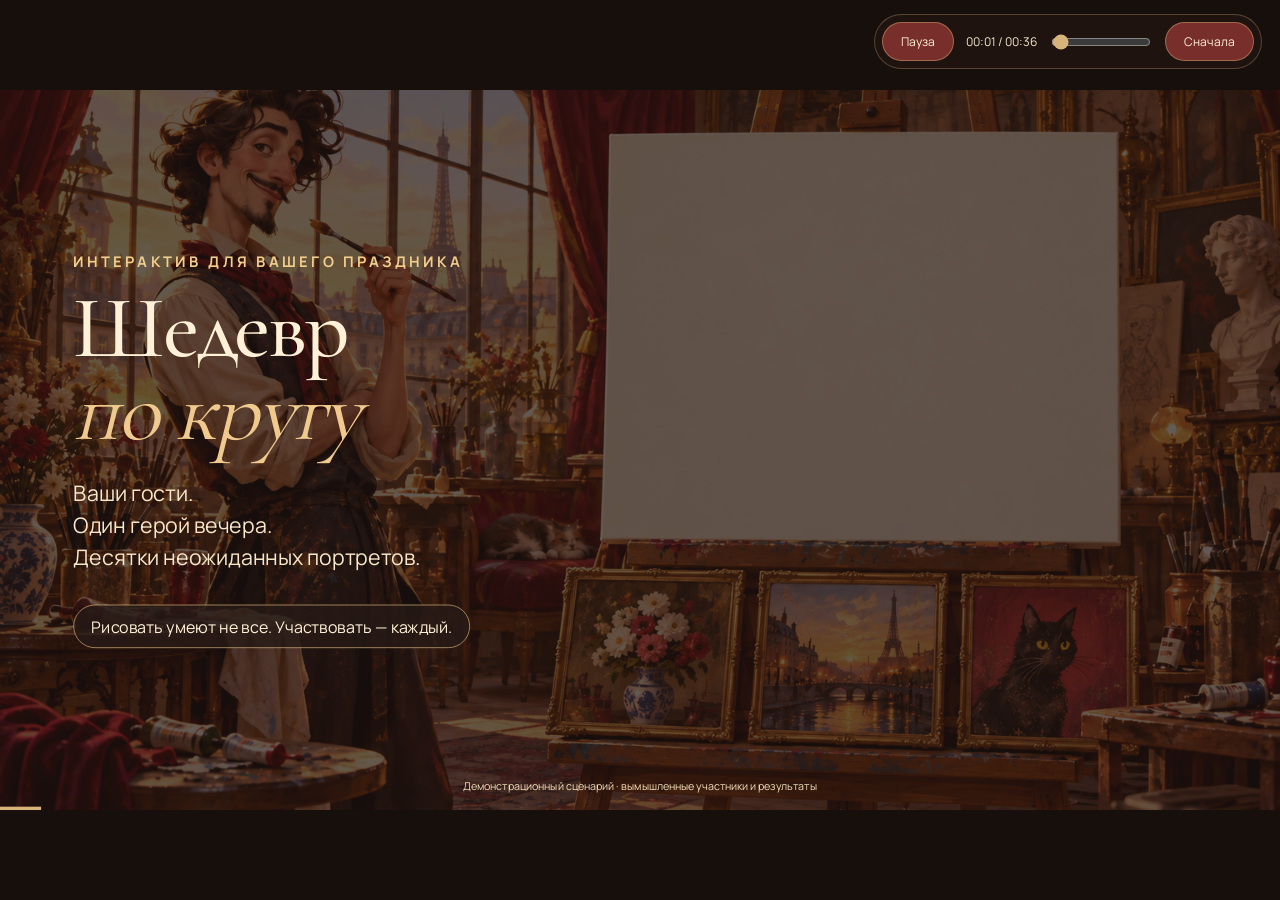
<file: docs/index.html>
<!doctype html><html lang="ru"><head><meta charset="utf-8"><meta name="viewport" content="width=device-width,initial-scale=1"><title>Шедевр по кругу — демонстрация за 36 секунд</title><link rel="stylesheet" href="assets/fonts.css"><script src="assets/gsap.min.js"></script><style>
*{box-sizing:border-box}html,body{margin:0;width:1920px;height:1080px;overflow:hidden;background:#211511;color:#fff1d7;font-family:Manrope,Arial,sans-serif}#main{width:1920px;height:1080px;position:relative;overflow:hidden}.backdrop{position:absolute;inset:0;width:100%;height:100%;object-fit:cover}.shade{position:absolute;inset:0;background:#2115117a}.scene{position:absolute;inset:0;opacity:0}.scene-content{width:100%;height:100%;padding:95px 110px;display:flex;flex-direction:column;gap:22px;justify-content:center}.eyebrow{font-size:22px;letter-spacing:5px;color:#f2cd8b;font-weight:700}h1,h2,p{margin:0}h1,h2,.serif{font-family:'Cormorant Garamond',Georgia,serif;font-weight:500}h1{font-size:132px;line-height:.94;letter-spacing:-3px}h1 em{color:#efc98e;font-weight:400}h2{font-size:90px;line-height:1.02;letter-spacing:-2px}.lead{font-size:32px;line-height:1.5;max-width:740px;color:#f9e7ca}.step{font-size:22px;letter-spacing:3px;color:#d6b47a;font-weight:600}.intro .scene-content{background:#2115116b}.intro .lead{margin-top:15px}.intro .pill{align-self:flex-start;margin-top:25px}.pill{padding:15px 26px;border:1px solid #d6b47a;border-radius:50px;font-size:24px;background:#271a16c9}.layout{flex-direction:row;align-items:center;justify-content:space-between;gap:70px;background:#211511bb}.copy{width:740px;display:flex;flex-direction:column;gap:28px}.device{width:370px;height:730px;border:10px solid #1b1412;border-radius:45px;background:#f9edd7;color:#442b23;padding:38px 22px;box-shadow:0 25px 80px #0007;flex-shrink:0;display:flex;flex-direction:column;gap:15px;margin-right:100px}.device small{font-size:14px;letter-spacing:2px}.device h3{font:40px 'Cormorant Garamond',Georgia,serif;line-height:1;margin:0}.device p{font-size:19px;line-height:1.5}.field{border:1px solid #c7ae86;padding:17px;border-radius:6px;font-size:22px;margin-top:13px}.joinbutton{background:#782e2b;border-radius:30px;color:#fff1d7;font-size:20px;padding:17px;text-align:center;margin-top:12px}.demo-qr{width:175px;height:175px;object-fit:contain;align-self:center;margin-top:4px}.names{display:flex;gap:15px;flex-wrap:wrap}.names span{font-size:24px;border:1px solid #b58b55;padding:13px 24px;border-radius:40px;background:#281a12}.paint-layout{background:#211511bf;padding:75px 95px;gap:70px}.paint-copy{width:650px}.paper{background:#fff5df;border:8px solid #bb8b48;box-shadow:0 15px 40px #0006;padding:24px;color:#442b23}.large-paper{width:850px;height:710px;display:flex;flex-direction:column;justify-content:center;position:relative}.large-paper .sketch{width:100%;height:100%}.paper-caption{text-align:center;font-size:24px;font-weight:600;flex-shrink:0}.brush{height:20px;width:150px;background:#782e2b;border-radius:10px;margin-top:10px}.drawing-phone{position:absolute;right:40px;bottom:65px;width:260px;height:430px;background:#f9edd7;color:#442b23;border:8px solid #201512;border-radius:30px;padding:24px 13px;transform:rotate(5deg);box-shadow:0 15px 35px #0008}.drawing-phone .sketch{width:100%;height:250px;background:#fff5df}.drawing-phone p{font-size:18px;text-align:center}.swatches{display:flex;justify-content:center;gap:10px;margin:12px 0}.swatches i{width:20px;height:20px;border-radius:50%;background:#442b23}.swatches i:nth-child(2){background:#782e2b}.swatches i:nth-child(3){background:#d49a3c}.swatches i:nth-child(4){background:#314c79}.gallery .scene-content{justify-content:center;background:#211511cf;text-align:center;padding:80px 110px}.gallery h2{font-size:84px}.gallery-row{display:flex;gap:35px;margin-top:25px;justify-content:center}.card{width:480px;display:flex;flex-direction:column;background:#fff5df;color:#442b23;padding:22px;border:4px solid #bd975d;box-shadow:0 15px 30px #0005;transform:rotate(-2deg)}.card:nth-child(2){transform:rotate(2deg)}.card:nth-child(3){transform:rotate(-1deg)}.card svg{width:100%;height:320px}.card strong{font-family:'Cormorant Garamond',Georgia,serif;font-size:40px;font-weight:500}.votes{font-size:24px;margin-top:10px;padding:10px;background:#edd8b6;border-radius:5px}.winner .layout{background:#211511d2}.winner .paper{width:770px;height:740px;display:flex;flex-direction:column;align-items:center;justify-content:center}.winner .paper svg{width:100%;height:530px}.winner .winner-name{font:60px 'Cormorant Garamond',Georgia,serif;margin-top:10px}.outro .scene-content{background:#211511c9;text-align:center;align-items:center}.outro h2{font-size:116px}.outro .lead{max-width:1050px;font-size:36px}.brandline{font:52px 'Cormorant Garamond',Georgia,serif;color:#f0c889;margin-bottom:30px}.footnote{position:absolute;bottom:25px;width:100%;text-align:center;font-size:16px;color:#f3dfbb}#s1{opacity:1}.progress{position:absolute;left:0;bottom:0;height:5px;background:#d6b47a;width:100%;transform-origin:left center}

#rotate-hint{display:none;position:fixed;bottom:22px;left:25px;right:25px;text-align:center;color:#dec7a2;font:13px/1.5 Manrope,Arial,sans-serif;z-index:80}@media(orientation:portrait){#rotate-hint{display:block}}#seek{width:100px;accent-color:#d6b47a;cursor:pointer}html,body{width:100%;height:100%;background:#170f0c}#viewport{position:fixed;inset:0;display:flex;align-items:center;justify-content:center;overflow:hidden}#main{flex-shrink:0;transform-origin:center center}#controls{position:fixed;top:14px;right:18px;display:flex;align-items:center;gap:12px;background:#211511de;border:1px solid #d6b47a50;border-radius:30px;padding:7px;z-index:100;font:12px Manrope,Arial,sans-serif;color:#f6e7ca}#controls button,#finish button{cursor:pointer;border:1px solid #d6b47a70;color:#fff1d7;background:#782e2b;border-radius:25px;padding:10px 18px;font:inherit}#controls button:focus-visible,#finish button:focus-visible{outline:3px solid #f5c978;outline-offset:3px}#finish{position:fixed;inset:0;background:#211511ef;z-index:90;align-items:center;justify-content:center;text-align:center;padding:30px}#finish:not([hidden]){display:flex}#finish h2{font-size:clamp(36px,5vw,80px);max-width:900px;margin:20px 0 35px}#finish p{font:30px 'Cormorant Garamond',Georgia,serif;color:#d6b47a}#finish button{font-size:18px;padding:16px 30px}.entry-footer{display:flex;gap:22px;align-items:center}.entry-footer .demo-qr{width:140px;height:140px;margin:0;background:#fff}.entry-footer .names{max-width:420px}.phone-note{background:#efdfbf;border-radius:6px;padding:18px 12px;font-size:24px!important;margin:12px 0}.device{justify-content:center}.device .field{margin-top:0}.device .joinbutton{margin-top:0}@media(max-width:600px){#controls{top:9px;right:9px;font-size:10px;gap:7px}#controls button{padding:8px 11px}}
</style></head><body><div id="viewport"><div id="main" data-composition-id="main" data-start="0" data-duration="36" data-width="1920" data-height="1080"><img class="backdrop" src="assets/atelier.png" alt=""><div class="shade"></div>
<section id="s1" class="scene intro"><div class="scene-content"><span class="eyebrow">ИНТЕРАКТИВ ДЛЯ ВАШЕГО ПРАЗДНИКА</span><h1>Шедевр<br><em>по кругу</em></h1><p class="lead">Ваши гости.<br>Один герой вечера.<br>Десятки неожиданных портретов.</p><span class="pill">Рисовать умеют не все. Участвовать — каждый.</span></div></section>
<section id="s2" class="scene"><div class="scene-content layout"><div class="copy"><span class="step">01 / ПРИСОЕДИНЯЕМСЯ</span><h2>Телефон —<br>твой билет<br>в мастерскую.</h2><p class="lead">Гости сканируют QR на экране<br>и вводят своё имя.</p><div class="entry-footer"><img class="demo-qr" src="assets/demo-qr.png" alt="Демонстрационный QR"><div class="names"><span>Анна</span><span>Михаил</span><span>Ольга</span></div></div></div><div class="device"><small>АТЕЛЬЕ · ИГРА ДЛЯ ГОСТЕЙ</small><h3>Шедевр<br>по кругу</h3><p class="phone-note">Нарисуем героя вечера?</p><p>Немного смелости.<br>И ни капли художественного образования.</p><div class="field">Анна</div><div class="joinbutton">Войти в мастерскую</div></div></div></section>
<section id="s3" class="scene"><div class="scene-content layout paint-layout"><div class="copy paint-copy"><span class="step">02 / РИСУЕМ ПО ОЧЕРЕДИ</span><h2>Один герой.<br>У каждого —<br>свой почерк.</h2><p class="lead">Рисуем на телефоне.<br>Штрихи появляются<br>на большом экране.</p><span class="pill">Кисть · цвета · ластик · отмена</span></div><div class="paper large-paper"><svg class="sketch " viewBox="0 0 370 290" xmlns="http://www.w3.org/2000/svg" fill="none" stroke="#442b23" stroke-width="4" stroke-linecap="round" stroke-linejoin="round"><path d="M122 63 Q110 14 160 25 Q182 7 204 33 Q248 12 251 62"/><path d="M122 61 Q111 141 160 177 Q193 203 229 167 Q258 130 250 61"/><path d="M129 75 Q147 66 162 75"/><path d="M203 75 Q220 67 237 75"/><path d="M145 88 l2 4"/><path d="M219 88 l-2 4"/><path d="M181 84 l-6 39 19 2"/><path d="M158 139 Q185 154 213 137"/><path d="M155 131 Q168 116 182 132 Q196 117 211 130"/><path d="M148 175 l-6 31 -66 41"/><path d="M224 175 l9 31 62 41"/><path d="M140 207 l45 30 48-30"/><path d="M183 238 l0 40"/></svg><div class="paper-caption">Анна рисует героя вечера</div></div><div class="drawing-phone"><p>Твой ход · 00:24</p><svg class="sketch " viewBox="0 0 370 290" xmlns="http://www.w3.org/2000/svg" fill="none" stroke="#442b23" stroke-width="4" stroke-linecap="round" stroke-linejoin="round"><path d="M122 63 Q110 14 160 25 Q182 7 204 33 Q248 12 251 62"/><path d="M122 61 Q111 141 160 177 Q193 203 229 167 Q258 130 250 61"/><path d="M129 75 Q147 66 162 75"/><path d="M203 75 Q220 67 237 75"/><path d="M145 88 l2 4"/><path d="M219 88 l-2 4"/><path d="M181 84 l-6 39 19 2"/><path d="M158 139 Q185 154 213 137"/><path d="M155 131 Q168 116 182 132 Q196 117 211 130"/><path d="M148 175 l-6 31 -66 41"/><path d="M224 175 l9 31 62 41"/><path d="M140 207 l45 30 48-30"/><path d="M183 238 l0 40"/></svg><div class="swatches"><i></i><i></i><i></i><i></i></div></div></div></section>
<section id="s4" class="scene gallery"><div class="scene-content"><span class="step">03 / ВЫБИРАЕМ ШЕДЕВР</span><h2>Зал решает, кто — художник вечера.</h2><p class="lead" style="max-width:none">Голосование — на телефонах гостей.</p><div class="gallery-row"><div class="card"><svg class="sketch " viewBox="0 0 370 290" xmlns="http://www.w3.org/2000/svg" fill="none" stroke="#442b23" stroke-width="4" stroke-linecap="round" stroke-linejoin="round"><path d="M122 63 Q110 14 160 25 Q182 7 204 33 Q248 12 251 62"/><path d="M122 61 Q111 141 160 177 Q193 203 229 167 Q258 130 250 61"/><path d="M129 75 Q147 66 162 75"/><path d="M203 75 Q220 67 237 75"/><path d="M145 88 l2 4"/><path d="M219 88 l-2 4"/><path d="M181 84 l-6 39 19 2"/><path d="M158 139 Q185 154 213 137"/><path d="M155 131 Q168 116 182 132 Q196 117 211 130"/><path d="M148 175 l-6 31 -66 41"/><path d="M224 175 l9 31 62 41"/><path d="M140 207 l45 30 48-30"/><path d="M183 238 l0 40"/></svg><strong>Анна</strong><div class="votes">7 голосов</div></div><div class="card"><svg class="sketch " viewBox="0 0 370 290" xmlns="http://www.w3.org/2000/svg" fill="none" stroke="#782e2b" stroke-width="4" stroke-linecap="round" stroke-linejoin="round"><path d="M115 66 l-4-47 38 22 31-35 28 35 42-21-10 49"/><path d="M118 66 Q111 139 151 174 Q180 197 220 172 Q250 138 241 66"/><path d="M132 86 l25 0"/><path d="M205 85 l24 0"/><path d="M145 91 l0 6"/><path d="M216 91 l0 6"/><path d="M179 88 l-7 35 17 0"/><path d="M150 143 Q182 168 219 139"/><path d="M145 176 l-5 31 -69 45"/><path d="M221 178 l4 28 66 46"/><path d="M140 206 l42 32 43-32"/></svg><strong>Михаил</strong><div class="votes">12 голосов</div></div><div class="card"><svg class="sketch " viewBox="0 0 370 290" xmlns="http://www.w3.org/2000/svg" fill="none" stroke="#314c79" stroke-width="4" stroke-linecap="round" stroke-linejoin="round"><path d="M116 68 Q111 19 157 30 Q183 0 207 32 Q253 18 250 69"/><path d="M120 68 Q110 138 155 174 Q184 193 221 170 Q259 139 246 69"/><path d="M130 80 Q147 71 164 80"/><path d="M204 80 Q222 71 236 82"/><path d="M135 91 Q146 108 159 90"/><path d="M208 90 Q219 107 232 90"/><path d="M181 88 l-7 37 17-2"/><path d="M147 139 Q181 170 223 138 Q213 174 182 174 Q160 173 147 139"/><path d="M149 175 l-7 31 -72 40"/><path d="M224 176 l5 31 67 40"/><path d="M142 207 l42 30 45-30"/></svg><strong>Ольга</strong><div class="votes">9 голосов</div></div></div></div></section>
<section id="s5" class="scene winner"><div class="scene-content layout"><div class="copy"><span class="step">04 / АПЛОДИСМЕНТЫ ХУДОЖНИКУ</span><h2>Этот шедевр<br>забирает<br>все улыбки.</h2><p class="lead">Победитель — в центре внимания.<br>А картина остаётся на память.</p><span class="pill">Портрет можно сохранить</span></div><div class="paper"><svg class="sketch " viewBox="0 0 370 290" xmlns="http://www.w3.org/2000/svg" fill="none" stroke="#782e2b" stroke-width="4" stroke-linecap="round" stroke-linejoin="round"><path d="M115 66 l-4-47 38 22 31-35 28 35 42-21-10 49"/><path d="M118 66 Q111 139 151 174 Q180 197 220 172 Q250 138 241 66"/><path d="M132 86 l25 0"/><path d="M205 85 l24 0"/><path d="M145 91 l0 6"/><path d="M216 91 l0 6"/><path d="M179 88 l-7 35 17 0"/><path d="M150 143 Q182 168 219 139"/><path d="M145 176 l-5 31 -69 45"/><path d="M221 178 l4 28 66 46"/><path d="M140 206 l42 32 43-32"/></svg><div class="winner-name">Михаил</div><div class="paper-caption">Художник вечера · 12 голосов</div></div></div></section>
<section id="s6" class="scene outro"><div class="scene-content"><div class="brandline">Шедевр по кругу</div><h2>Ваш праздник.<br>Ваш собственный вернисаж.</h2><p class="lead">Вовлекает гостей. Объединяет зал.<br>Оставляет картину на память.</p><span class="pill">Для свадеб, юбилеев и корпоративов</span></div></section><div class="footnote">Демонстрационный сценарий · вымышленные участники и результаты</div><div class="progress"></div></div></div><div id="rotate-hint">Для крупного просмотра поверни телефон горизонтально</div><div id="controls"><button id="pause" type="button">Пауза</button><span id="time">00:00 / 00:36</span><input id="seek" aria-label="Момент демонстрации" type="range" min="0" max="36" step="1" value="0"><button id="replay" type="button">Сначала</button></div><div id="finish" hidden><div><p>Шедевр по кругу</p><h2>Попробуем на вашем празднике?</h2><button id="again" type="button">Показать ещё раз</button></div></div>
<script>
window.__timelines=window.__timelines||{};const tl=gsap.timeline({paused:true});
const points=[0,5,10,21,28,33],ids=['s1','s2','s3','s4','s5','s6'];
ids.forEach((id,i)=>{const t=points[i];if(i){tl.to('#'+ids[i-1],{opacity:0,duration:.45},t-.45);tl.to('#'+id,{opacity:1,duration:.45},t-.25);}tl.from('#'+id+' h1, #'+id+' h2',{y:24,opacity:0,duration:.65,ease:'power2.out'},t+.12);tl.from('#'+id+' .lead',{y:14,opacity:0,duration:.5},t+.5);});
tl.from('#s2 .device',{x:90,rotation:5,opacity:0,duration:.8,ease:'power3.out'},5.3);tl.from('#s2 .names span',{y:15,opacity:0,stagger:.2,duration:.4},7.6);
const brushPaths=document.querySelectorAll('#s3 .large-paper path');brushPaths.forEach((p,i)=>{const len=p.getTotalLength();p.style.strokeDasharray=len;p.style.strokeDashoffset=len;tl.to(p,{strokeDashoffset:0,duration:.52,ease:'none'},11.1+i*.48);});tl.from('#s3 .drawing-phone',{y:100,opacity:0,duration:.65},11);
tl.from('#s4 .card',{y:80,opacity:0,duration:.6,stagger:.22,ease:'power3.out'},21.3);tl.from('#s4 .votes',{scale:.8,opacity:0,duration:.4,stagger:.25},24.2);tl.to('#s4 .card:nth-child(2)',{y:-22,scale:1.04,duration:.5},26.5);tl.from('#s5 .paper',{scale:.9,opacity:0,duration:.7,ease:'power3.out'},28.2);tl.fromTo('.progress',{scaleX:0},{scaleX:1,duration:36,ease:'none'},0);tl.to('#main',{opacity:0,duration:.7},35.3);window.__timelines.main=tl;tl.seek(0);
const stage=document.getElementById('main'),pause=document.getElementById('pause'),finish=document.getElementById('finish');
function fit(){const scale=Math.min(innerWidth/1920,innerHeight/1080);stage.style.transform='scale('+scale+')';}fit();addEventListener('resize',fit);
function replay(){finish.hidden=true;pause.textContent='Пауза';tl.restart();}
document.getElementById('seek').oninput=e=>{tl.pause();finish.hidden=true;tl.time(Number(e.target.value));pause.textContent='Продолжить';};document.getElementById('replay').onclick=replay;document.getElementById('again').onclick=replay;
pause.onclick=()=>{if(tl.paused()){tl.play();pause.textContent='Пауза';}else{tl.pause();pause.textContent='Продолжить';}};
tl.eventCallback('onUpdate',()=>{const t=Math.min(36,Math.floor(tl.time()));document.getElementById('seek').value=t;document.getElementById('time').textContent='00:'+String(t).padStart(2,'0')+' / 00:36';});
tl.eventCallback('onComplete',()=>{finish.hidden=false;pause.textContent='Продолжить';});
addEventListener('keydown',e=>{if(e.code==='Space'&&e.target.tagName!=='BUTTON'){e.preventDefault();pause.click();}if(e.key==='Escape'){tl.pause();pause.textContent='Продолжить';}});
if(document.fonts)document.fonts.ready.then(()=>tl.play());else tl.play();

</script></body></html>
</file>
<file: docs/assets/fonts.css>
@font-face {
  font-family: 'Cormorant Garamond';
  font-style: normal;
  font-weight: 400;
  font-display: swap;
  src: url(fonts/font-0.ttf) format('truetype');
}
@font-face {
  font-family: 'Cormorant Garamond';
  font-style: normal;
  font-weight: 500;
  font-display: swap;
  src: url(fonts/font-1.ttf) format('truetype');
}
@font-face {
  font-family: 'Manrope';
  font-style: normal;
  font-weight: 400;
  font-display: swap;
  src: url(fonts/font-2.ttf) format('truetype');
}
@font-face {
  font-family: 'Manrope';
  font-style: normal;
  font-weight: 600;
  font-display: swap;
  src: url(fonts/font-3.ttf) format('truetype');
}
@font-face {
  font-family: 'Manrope';
  font-style: normal;
  font-weight: 700;
  font-display: swap;
  src: url(fonts/font-4.ttf) format('truetype');
}
</file>
